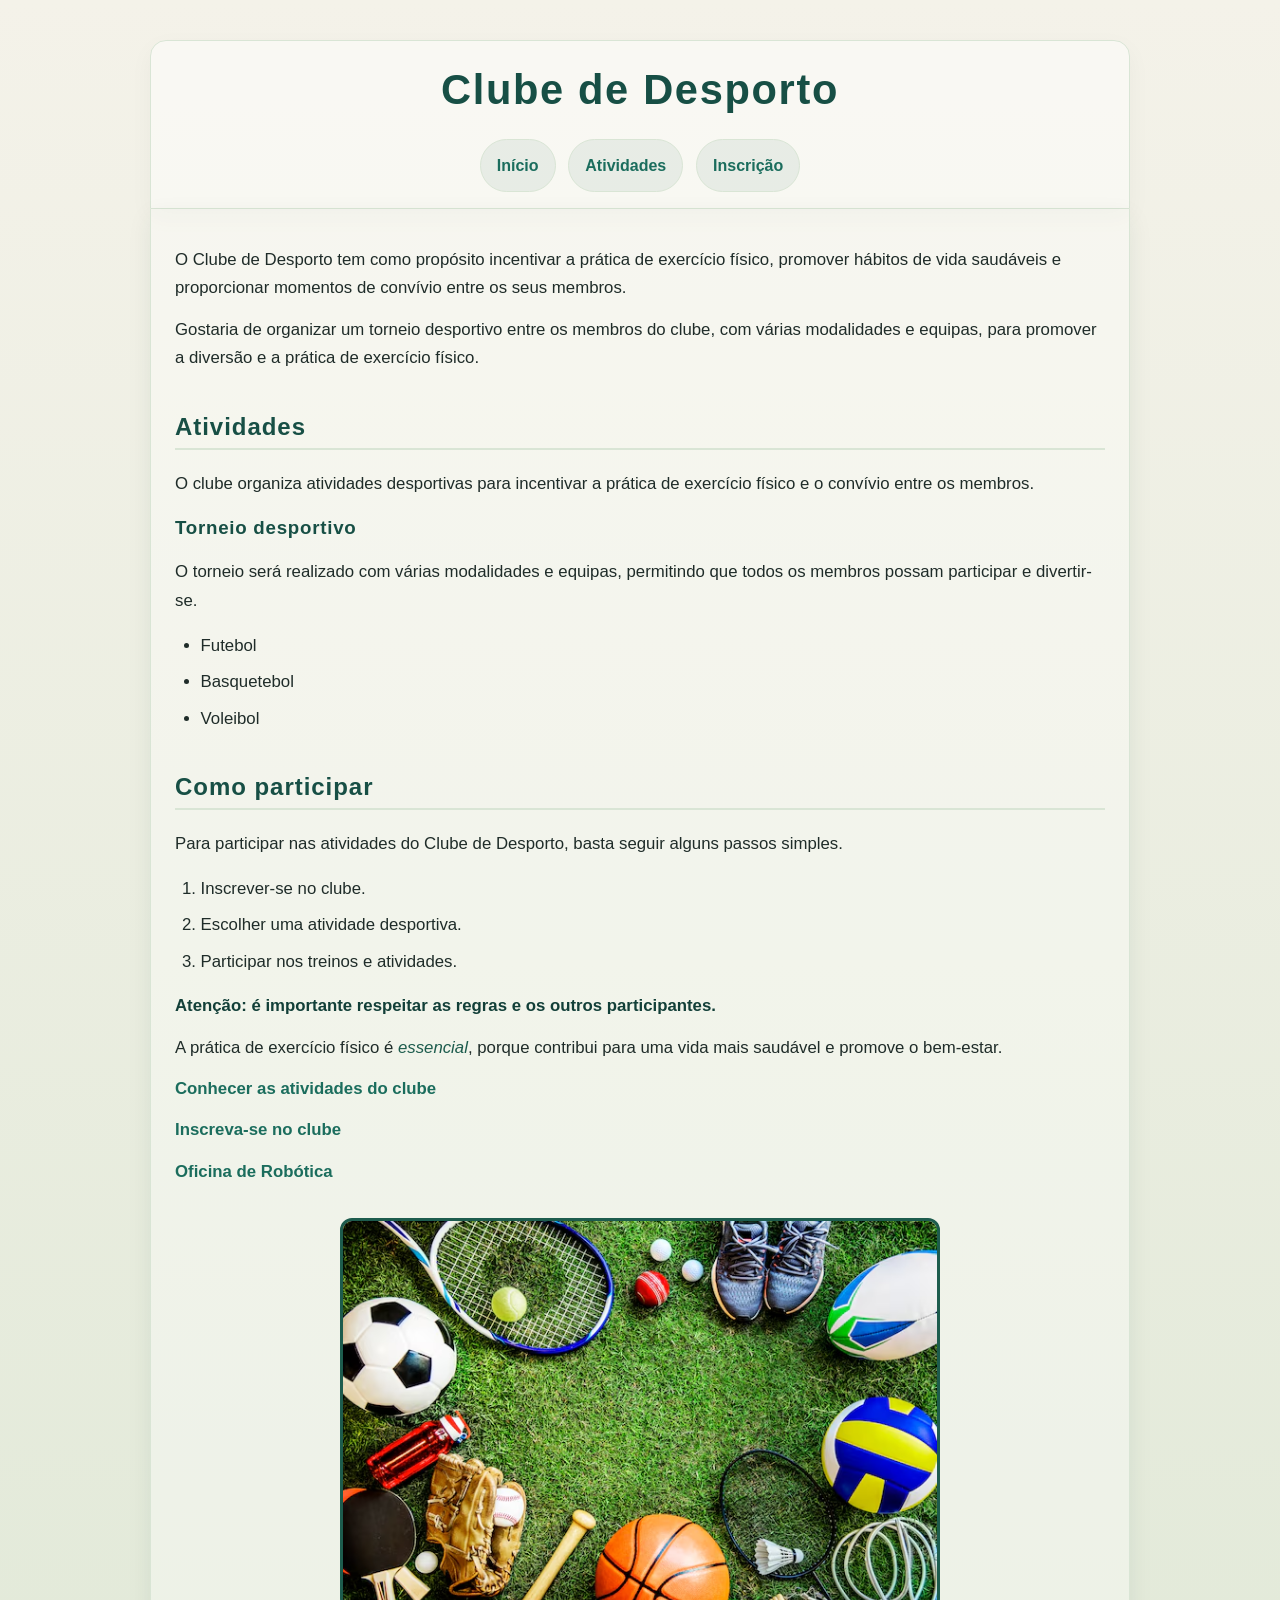
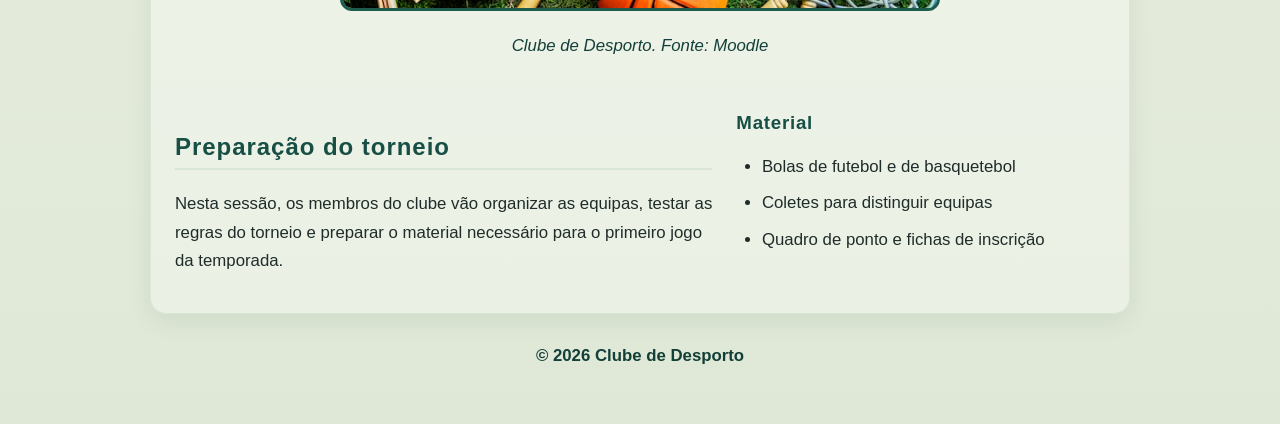
<file: index.html>
<!DOCTYPE html>
<html lang="pt-PT">
<head>
    <meta charset="UTF-8">
    <meta name="viewport" content="width=device-width, initial-scale=1.0">
    <title>Clube de Desporto</title>
    <link rel="stylesheet" href="estilos.css">
</head>
<body>
    <header>
        <h1>Clube de Desporto</h1>
        <nav aria-label="Navegação principal">
            <a href="index.html">Início</a>
            <a href="paginas/atividades.html">Atividades</a>
            <a href="paginas/inscricao.html">Inscrição</a>
        </nav>
    </header>

    <main>
    <p>O Clube de Desporto tem como propósito incentivar a prática de exercício físico, promover hábitos de vida saudáveis e proporcionar momentos de convívio entre os seus membros.</p>

    <p>Gostaria de organizar um torneio desportivo entre os membros do clube, com várias modalidades e equipas, para promover a diversão e a prática de exercício físico.</p>

    <h2>Atividades</h2>

    <p>O clube organiza atividades desportivas para incentivar a prática de exercício físico e o convívio entre os membros.</p>

    <h3>Torneio desportivo</h3>

    <p>O torneio será realizado com várias modalidades e equipas, permitindo que todos os membros possam participar e divertir-se.</p>

    <ul>
        <li>Futebol</li>
        <li>Basquetebol</li>
        <li>Voleibol</li>
    </ul>

    <h2>Como participar</h2>

    <p>Para participar nas atividades do Clube de Desporto, basta seguir alguns passos simples.</p>

    <ol>
        <li>Inscrever-se no clube.</li>
        <li>Escolher uma atividade desportiva.</li>
        <li>Participar nos treinos e atividades.</li>
    </ol>

    <p><strong>Atenção: é importante respeitar as regras e os outros participantes.</strong></p>

    <p>A prática de exercício físico é <em>essencial</em>, porque contribui para uma vida mais saudável e promove o bem-estar.</p>

    <p><a href="paginas/atividades.html">Conhecer as atividades do clube</a></p>

    <p><a href="paginas/inscricao.html">Inscreva-se no clube</a></p>

    <p><a href="paginas/oficina.html">Oficina de Robótica</a></p>

<figure>
    <img src="imagens/oficina.png"
         alt="Clube Desportivo"
         width="600"
         height="400">
    <figcaption>
        Clube de Desporto. 
        Fonte: Moodle
    </figcaption>
</figure>

    <section class="sessao">
        <div class="sessao-info">
            <h2>Preparação do torneio</h2>
            <p>Nesta sessão, os membros do clube vão organizar as equipas, testar as regras do torneio e preparar o material necessário para o primeiro jogo da temporada.</p>
        </div>
        <aside class="sessao-material">
            <h3>Material</h3>
            <ul>
                <li>Bolas de futebol e de basquetebol</li>
                <li>Coletes para distinguir equipas</li>
                <li>Quadro de ponto e fichas de inscrição</li>
            </ul>
        </aside>
    </section>
    </main>
    <footer>
        <p>© 2026 Clube de Desporto</p>
    </footer>
</body>
</html>
</file>
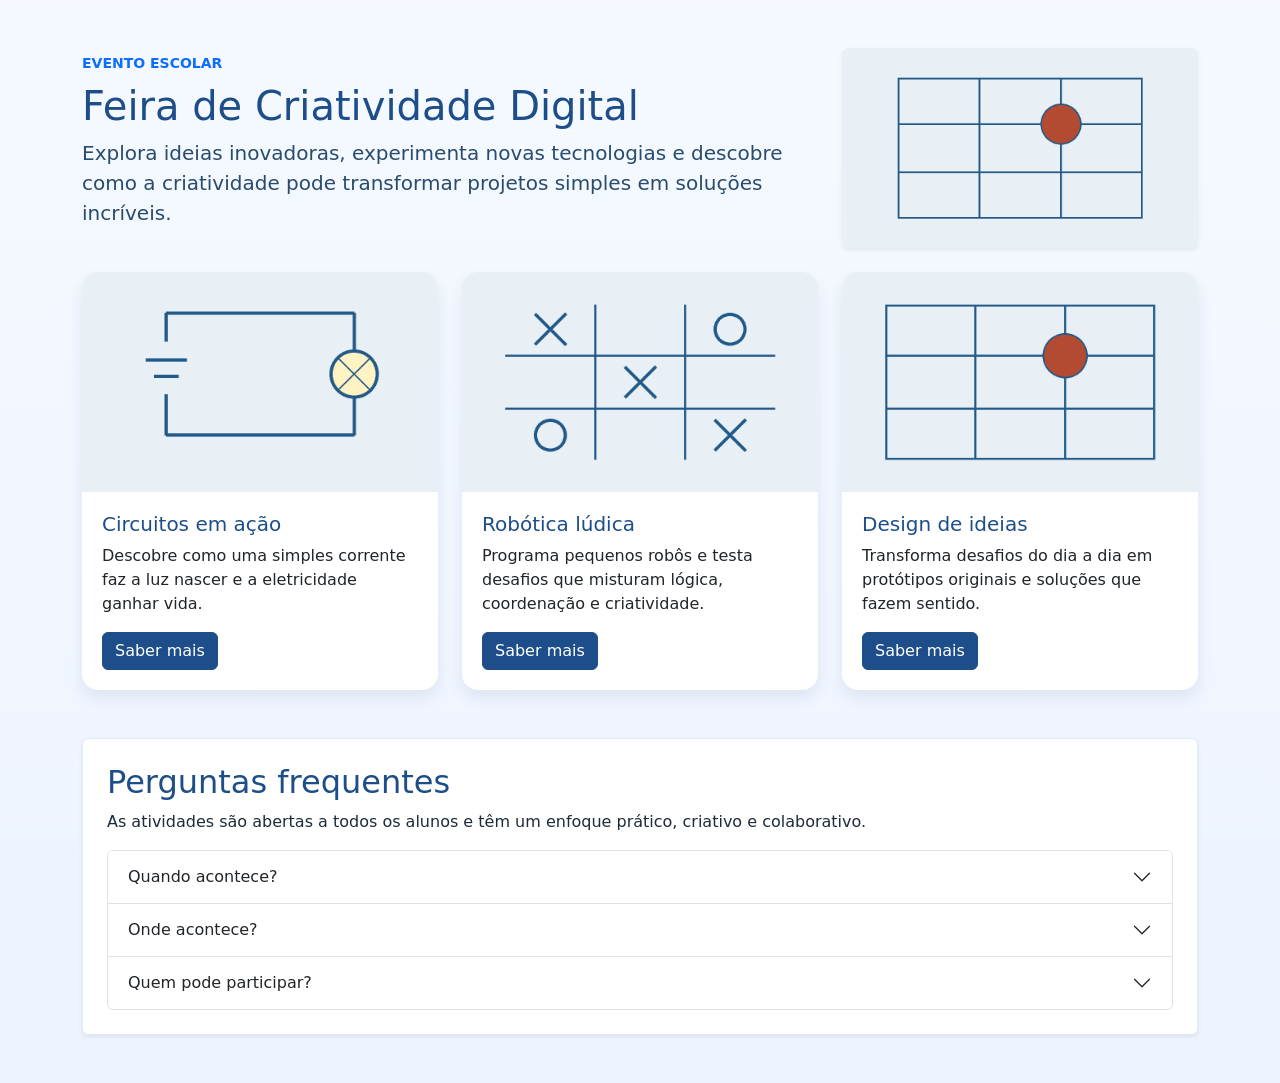
<file: evento-escola/index.html>
<!doctype html>
<html lang="pt-PT">
<head>
  <meta charset="utf-8">
  <meta name="viewport" content="width=device-width, initial-scale=1.0">
  <title>Feira de Criatividade Digital</title>
  <link rel="stylesheet" href="https://cdn.jsdelivr.net/npm/bootstrap@5.3.8/dist/css/bootstrap.min.css" integrity="sha384-sRIl4kxILFvY47J16cr9ZwB07vP4J8+LH7qKQnuqkuIAvNWLzeN8tE5YBujZqJLB" crossorigin="anonymous">
  <link rel="stylesheet" href="estilos.css">
</head>
<body>
  <main class="container py-5">
    <header class="row g-4 align-items-center mb-4">
      <div class="col-12 col-md-8">
        <p class="text-uppercase fw-bold small mb-2 text-primary">Evento escolar</p>
        <h1>Feira de Criatividade Digital</h1>
        <p class="lead">Explora ideias inovadoras, experimenta novas tecnologias e descobre como a criatividade pode transformar projetos simples em soluções incríveis.</p>
      </div>
      <div class="col-12 col-md-4">
        <img src="enquadramento.png" class="img-fluid rounded shadow-sm" alt="Ilustração de uma turma a explorar projetos e experiências tecnológicas.">
      </div>
    </header>

    <div class="row g-4">
      <div class="col-12 col-md-4">
        <article class="card h-100">
          <img src="circuito.png" class="card-img-top img-fluid" alt="Esquema de uma pilha ligada a uma lâmpada.">
          <div class="card-body">
            <h3 class="card-title h5">Circuitos em ação</h3>
            <p class="card-text">Descobre como uma simples corrente faz a luz nascer e a eletricidade ganhar vida.</p>
            <a href="#perguntas" class="btn btn-primary">Saber mais</a>
          </div>
        </article>
      </div>

      <div class="col-12 col-md-4">
        <article class="card h-100">
          <img src="jogo.png" class="card-img-top img-fluid" alt="Ilustração de um desafio em equipa com elementos de tecnologia e jogos.">
          <div class="card-body">
            <h3 class="card-title h5">Robótica lúdica</h3>
            <p class="card-text">Programa pequenos robôs e testa desafios que misturam lógica, coordenação e criatividade.</p>
            <a href="#perguntas" class="btn btn-primary">Saber mais</a>
          </div>
        </article>
      </div>

      <div class="col-12 col-md-4">
        <article class="card h-100">
          <img src="enquadramento.png" class="card-img-top img-fluid" alt="Mesa de trabalho com materiais digitais e criativos para criar uma solução.">
          <div class="card-body">
            <h3 class="card-title h5">Design de ideias</h3>
            <p class="card-text">Transforma desafios do dia a dia em protótipos originais e soluções que fazem sentido.</p>
            <a href="#perguntas" class="btn btn-primary">Saber mais</a>
          </div>
        </article>
      </div>
    </div>

    <section id="perguntas" class="mt-5 p-4 rounded shadow-sm bg-white">
      <h2>Perguntas frequentes</h2>
      <p>As atividades são abertas a todos os alunos e têm um enfoque prático, criativo e colaborativo.</p>

      <div class="accordion" id="faqEvento">
        <div class="accordion-item">
          <h3 class="accordion-header">
            <button class="accordion-button collapsed" type="button"
                    data-bs-toggle="collapse" data-bs-target="#quando"
                    aria-expanded="false" aria-controls="quando">
              Quando acontece?
            </button>
          </h3>
          <div id="quando" class="accordion-collapse collapse"
               data-bs-parent="#faqEvento">
            <div class="accordion-body">O evento realiza-se no dia 20 de maio, às 14:30 horas.</div>
          </div>
        </div>

        <div class="accordion-item">
          <h3 class="accordion-header">
            <button class="accordion-button collapsed" type="button"
                    data-bs-toggle="collapse" data-bs-target="#onde"
                    aria-expanded="false" aria-controls="onde">
              Onde acontece?
            </button>
          </h3>
          <div id="onde" class="accordion-collapse collapse"
               data-bs-parent="#faqEvento">
            <div class="accordion-body">A feira decorre na escola, no auditório principal e nas salas de tecnologia.</div>
          </div>
        </div>

        <div class="accordion-item">
          <h3 class="accordion-header">
            <button class="accordion-button collapsed" type="button"
                    data-bs-toggle="collapse" data-bs-target="#quem"
                    aria-expanded="false" aria-controls="quem">
              Quem pode participar?
            </button>
          </h3>
          <div id="quem" class="accordion-collapse collapse"
               data-bs-parent="#faqEvento">
            <div class="accordion-body">Podem participar alunos, professores e toda a comunidade escolar interessada em descobrir e criar.</div>
          </div>
        </div>
      </div>
    </section>
  </main>
  <script
    src="https://cdn.jsdelivr.net/npm/bootstrap@5.3.8/dist/js/bootstrap.bundle.min.js"
    integrity="sha384-FKyoEForCGlyvwx9Hj09JcYn3nv7wiPVlz7YYwJrWVcXK/BmnVDxM+D2scQbITxI"
    crossorigin="anonymous"></script>
</body>
</html>
</file>
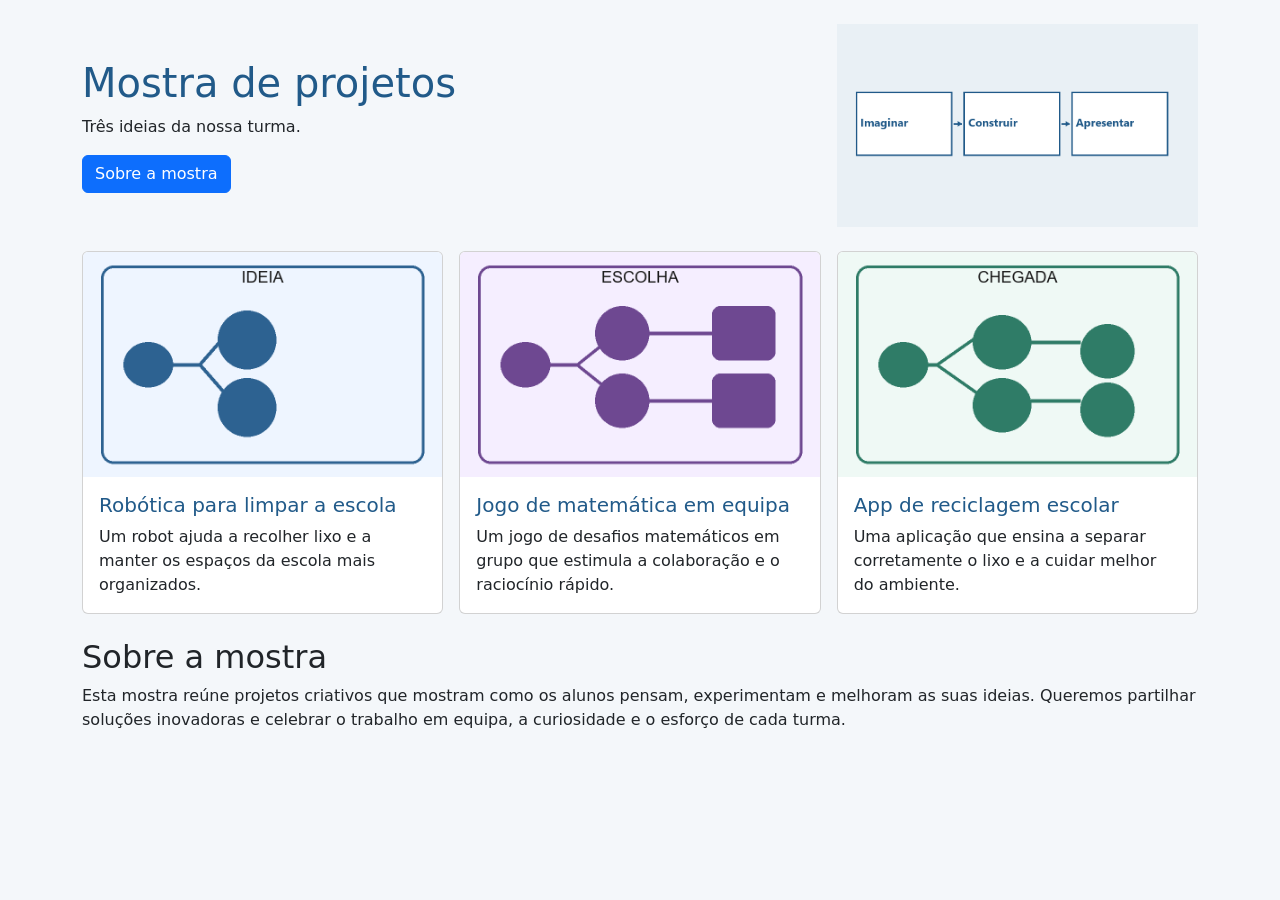
<file: mostra-projetos/index.html>
<!doctype html>
<html lang="pt-PT">
<head>
  <meta charset="utf-8">
  <meta name="viewport" content="width=device-width, initial-scale=1.0">
  <title>Mostra de projetos</title>
  <link rel="stylesheet"
    href="https://cdn.jsdelivr.net/npm/bootstrap@5.3.8/dist/css/bootstrap.min.css"
    integrity="sha384-sRIl4kxILFvY47J16cr9ZwB07vP4J8+LH7qKQnuqkuIAvNWLzeN8tE5YBujZqJLB"
    crossorigin="anonymous">
  <link rel="stylesheet" href="estilos.css">
</head>
<body>
  <main class="container py-4">
    <header class="row g-3 mb-4 align-items-center">
      <div class="col-12 col-md-8">
        <h1>Mostra de projetos</h1>
        <p>Três ideias da nossa turma.</p>
        <a href="#sobre" class="btn btn-primary">Sobre a mostra</a>
      </div>
      <div class="col-12 col-md-4">
        <img src="imagens/mostra.png" class="img-fluid"
             alt="Etapas de um projeto: imaginar, construir e apresentar.">
      </div>
    </header>
    <div class="row g-3">
      <div class="col-12 col-md-6 col-lg-4">
        <article class="card h-100">
          <img src="imagens/projeto-1.png"
               class="card-img-top img-fluid"
               alt="Esquema: uma ideia passa por um teste e por uma melhoria.">
          <div class="card-body">
            <h2 class="card-title h5">Robótica para limpar a escola</h2>
            <p class="card-text">Um robot ajuda a recolher lixo e a manter os espaços da escola mais organizados.</p>
          </div>
        </article>
      </div>
      <div class="col-12 col-md-6 col-lg-4">
        <article class="card h-100">
          <img src="imagens/projeto-2.png"
               class="card-img-top img-fluid"
               alt="Esquema: uma pergunta leva a uma escolha e a uma resposta.">
          <div class="card-body">
            <h2 class="card-title h5">Jogo de matemática em equipa</h2>
            <p class="card-text">Um jogo de desafios matemáticos em grupo que estimula a colaboração e o raciocínio rápido.</p>
          </div>
        </article>
      </div>
      <div class="col-12 col-md-6 col-lg-4">
        <article class="card h-100">
          <img src="imagens/projeto-3.png"
               class="card-img-top img-fluid"
               alt="Esquema: um ponto de partida liga-se a duas etapas e à chegada.">
          <div class="card-body">
            <h2 class="card-title h5">App de reciclagem escolar</h2>
            <p class="card-text">Uma aplicação que ensina a separar corretamente o lixo e a cuidar melhor do ambiente.</p>
          </div>
        </article>
      </div>
    </div>

    <section id="sobre" class="mt-4">
      <h2>Sobre a mostra</h2>
      <p>Esta mostra reúne projetos criativos que mostram como os alunos pensam, experimentam e melhoram as suas ideias. Queremos partilhar soluções inovadoras e celebrar o trabalho em equipa, a curiosidade e o esforço de cada turma.</p>
    </section>
  </main>
</body>
</html>
</file>
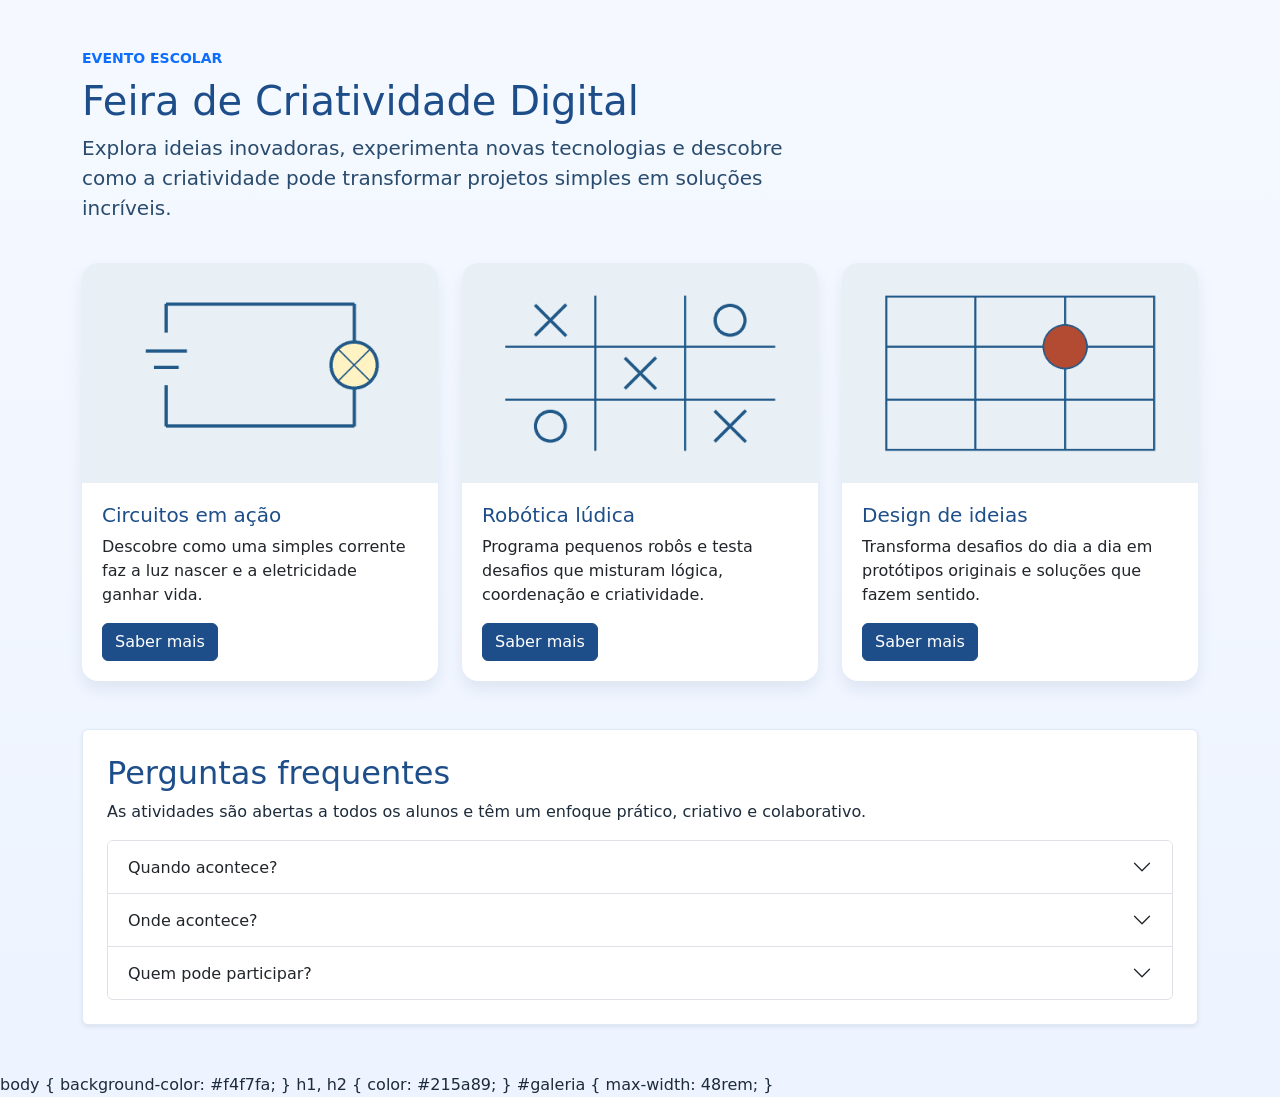
<file: evento-escola/index (1).html>
<!doctype html>
<html lang="pt-PT">
<head>
  <meta charset="utf-8">
  <meta name="viewport" content="width=device-width, initial-scale=1.0">
  <title>Feira de Criatividade Digital</title>
  <link rel="stylesheet" href="https://cdn.jsdelivr.net/npm/bootstrap@5.3.8/dist/css/bootstrap.min.css" integrity="sha384-sRIl4kxILFvY47J16cr9ZwB07vP4J8+LH7qKQnuqkuIAvNWLzeN8tE5YBujZqJLB" crossorigin="anonymous">
  <link rel="stylesheet" href="estilos.css">
</head>
<body>
  <main class="container py-5">
    <header class="row g-4 align-items-center mb-4">
      <div class="col-12 col-md-8">
        <p class="text-uppercase fw-bold small mb-2 text-primary">Evento escolar</p>
        <h1>Feira de Criatividade Digital</h1>
        <p class="lead">Explora ideias inovadoras, experimenta novas tecnologias e descobre como a criatividade pode transformar projetos simples em soluções incríveis.</p>
      </div>
    </header>

    <div class="row g-4">
      <div class="col-12 col-md-4">
        <article class="card h-100">
          <img src="circuito.png" class="card-img-top img-fluid" alt="Esquema de uma pilha ligada a uma lâmpada.">
          <div class="card-body">
            <h3 class="card-title h5">Circuitos em ação</h3>
            <p class="card-text">Descobre como uma simples corrente faz a luz nascer e a eletricidade ganhar vida.</p>
            <a href="#perguntas" class="btn btn-primary">Saber mais</a>
          </div>
        </article>
      </div>

      <div class="col-12 col-md-4">
        <article class="card h-100">
          <img src="jogo.png" class="card-img-top img-fluid" alt="Ilustração de um desafio em equipa com elementos de tecnologia e jogos.">
          <div class="card-body">
            <h3 class="card-title h5">Robótica lúdica</h3>
            <p class="card-text">Programa pequenos robôs e testa desafios que misturam lógica, coordenação e criatividade.</p>
            <a href="#perguntas" class="btn btn-primary">Saber mais</a>
          </div>
        </article>
      </div>

      <div class="col-12 col-md-4">
        <article class="card h-100">
          <img src="enquadramento.png" class="card-img-top img-fluid" alt="Mesa de trabalho com materiais digitais e criativos para criar uma solução.">
          <div class="card-body">
            <h3 class="card-title h5">Design de ideias</h3>
            <p class="card-text">Transforma desafios do dia a dia em protótipos originais e soluções que fazem sentido.</p>
            <a href="#perguntas" class="btn btn-primary">Saber mais</a>
          </div>
        </article>
      </div>
    </div>

    <section id="perguntas" class="mt-5 p-4 rounded shadow-sm bg-white">
      <h2>Perguntas frequentes</h2>
      <p>As atividades são abertas a todos os alunos e têm um enfoque prático, criativo e colaborativo.</p>

      <div class="accordion" id="faqEvento">
        <div class="accordion-item">
          <h3 class="accordion-header">
            <button class="accordion-button collapsed" type="button"
                    data-bs-toggle="collapse" data-bs-target="#quando"
                    aria-expanded="false" aria-controls="quando">
              Quando acontece?
            </button>
          </h3>
          <div id="quando" class="accordion-collapse collapse"
               data-bs-parent="#faqEvento">
            <div class="accordion-body">O evento realiza-se no dia 20 de maio, às 14:30 horas.</div>
          </div>
        </div>

        <div class="accordion-item">
          <h3 class="accordion-header">
            <button class="accordion-button collapsed" type="button"
                    data-bs-toggle="collapse" data-bs-target="#onde"
                    aria-expanded="false" aria-controls="onde">
              Onde acontece?
            </button>
          </h3>
          <div id="onde" class="accordion-collapse collapse"
               data-bs-parent="#faqEvento">
            <div class="accordion-body">A feira decorre na escola, no auditório principal e nas salas de tecnologia.</div>
          </div>
        </div>

        <div class="accordion-item">
          <h3 class="accordion-header">
            <button class="accordion-button collapsed" type="button"
                    data-bs-toggle="collapse" data-bs-target="#quem"
                    aria-expanded="false" aria-controls="quem">
              Quem pode participar?
            </button>
          </h3>
          <div id="quem" class="accordion-collapse collapse"
               data-bs-parent="#faqEvento">
            <div class="accordion-body">Podem participar alunos, professores e toda a comunidade escolar interessada em descobrir e criar.</div>
          </div>
        </div>
      </div>
    </section>
  </main>
  <script
    src="https://cdn.jsdelivr.net/npm/bootstrap@5.3.8/dist/js/bootstrap.bundle.min.js"
    integrity="sha384-FKyoEForCGlyvwx9Hj09JcYn3nv7wiPVlz7YYwJrWVcXK/BmnVDxM+D2scQbITxI"
    crossorigin="anonymous"></script>
</body>
</html>
body { background-color: #f4f7fa; }
h1, h2 { color: #215a89; }
#galeria { max-width: 48rem; }
</file>
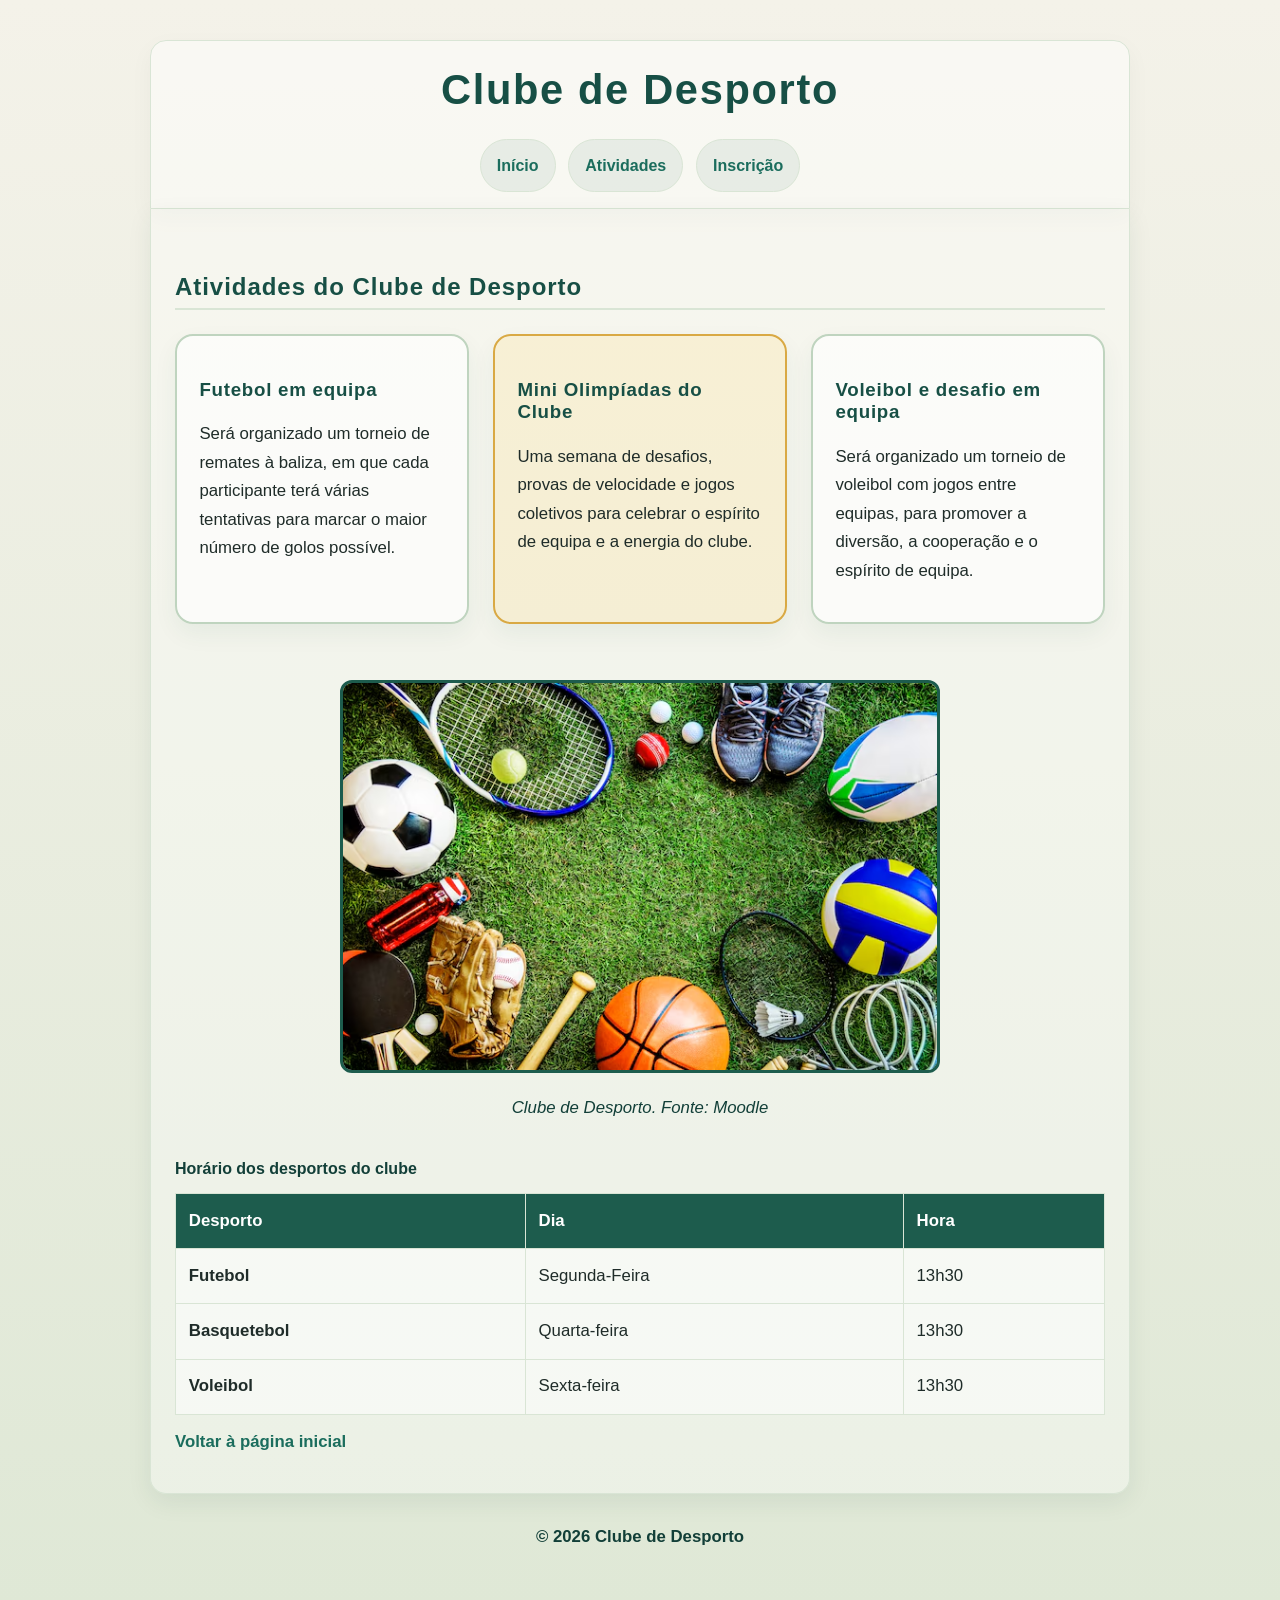
<file: paginas/atividades.html>
<!DOCTYPE html>
<html lang="pt-PT">
<head>
    <meta charset="UTF-8">
    <title>Atividades - Clube de Desporto</title>
    <link rel="stylesheet" href="../estilos.css">
</head>
<body>
    <header>
        <h1>Clube de Desporto</h1>
        <nav aria-label="Navegação principal">
            <a href="../index.html">Início</a>
            <a href="atividades.html">Atividades</a>
            <a href="inscricao.html">Inscrição</a>
        </nav>
    </header>

    <main>
    <h2>Atividades do Clube de Desporto</h2>

    <div class="cartoes-atividades">
        <article class="cartao">
            <h3>Futebol em equipa</h3>
            <p>Será organizado um torneio de remates à baliza, em que cada participante terá várias tentativas para marcar o maior número de golos possível.</p>
        </article>

        <article class="cartao destaque">
            <h3>Mini Olimpíadas do Clube</h3>
            <p>Uma semana de desafios, provas de velocidade e jogos coletivos para celebrar o espírito de equipa e a energia do clube.</p>
        </article>

        <article class="cartao">
            <h3>Voleibol e desafio em equipa</h3>
            <p>Será organizado um torneio de voleibol com jogos entre equipas, para promover a diversão, a cooperação e o espírito de equipa.</p>
        </article>
    </div>

<figure>
    <img src="../imagens/oficina.png"
         alt="Mais do que um clube, somos uma equipa! Promovemos o desporto e o espírito de equipa.
"
         width="600" height="240">
    <figcaption>
        Clube de Desporto. 
        Fonte: Moodle
    </figcaption>
</figure>
<table>
  <caption>Horário dos desportos do clube</caption>
  <thead>
    <tr>
      <th scope="col">Desporto</th>
      <th scope="col">Dia</th>
      <th scope="col">Hora</th>
    </tr>
  </thead>
  <tbody>
    <tr>
      <th scope="row">Futebol</th>
      <td>Segunda-Feira</td>
      <td>13h30</td>
    </tr>
    <tr>
      <th scope="row">Basquetebol</th>
      <td>Quarta-feira</td>
      <td>13h30</td>
    </tr>
    <tr>
      <th scope="row">Voleibol</th>
      <td>Sexta-feira</td>
      <td>13h30</td>
    </tr>
  </tbody>
</table>

    <p><a href="../index.html">Voltar à página inicial</a></p>
    </main>
    <footer>
        <p>© 2026 Clube de Desporto</p>
    </footer>
</body>
</html>
</file>
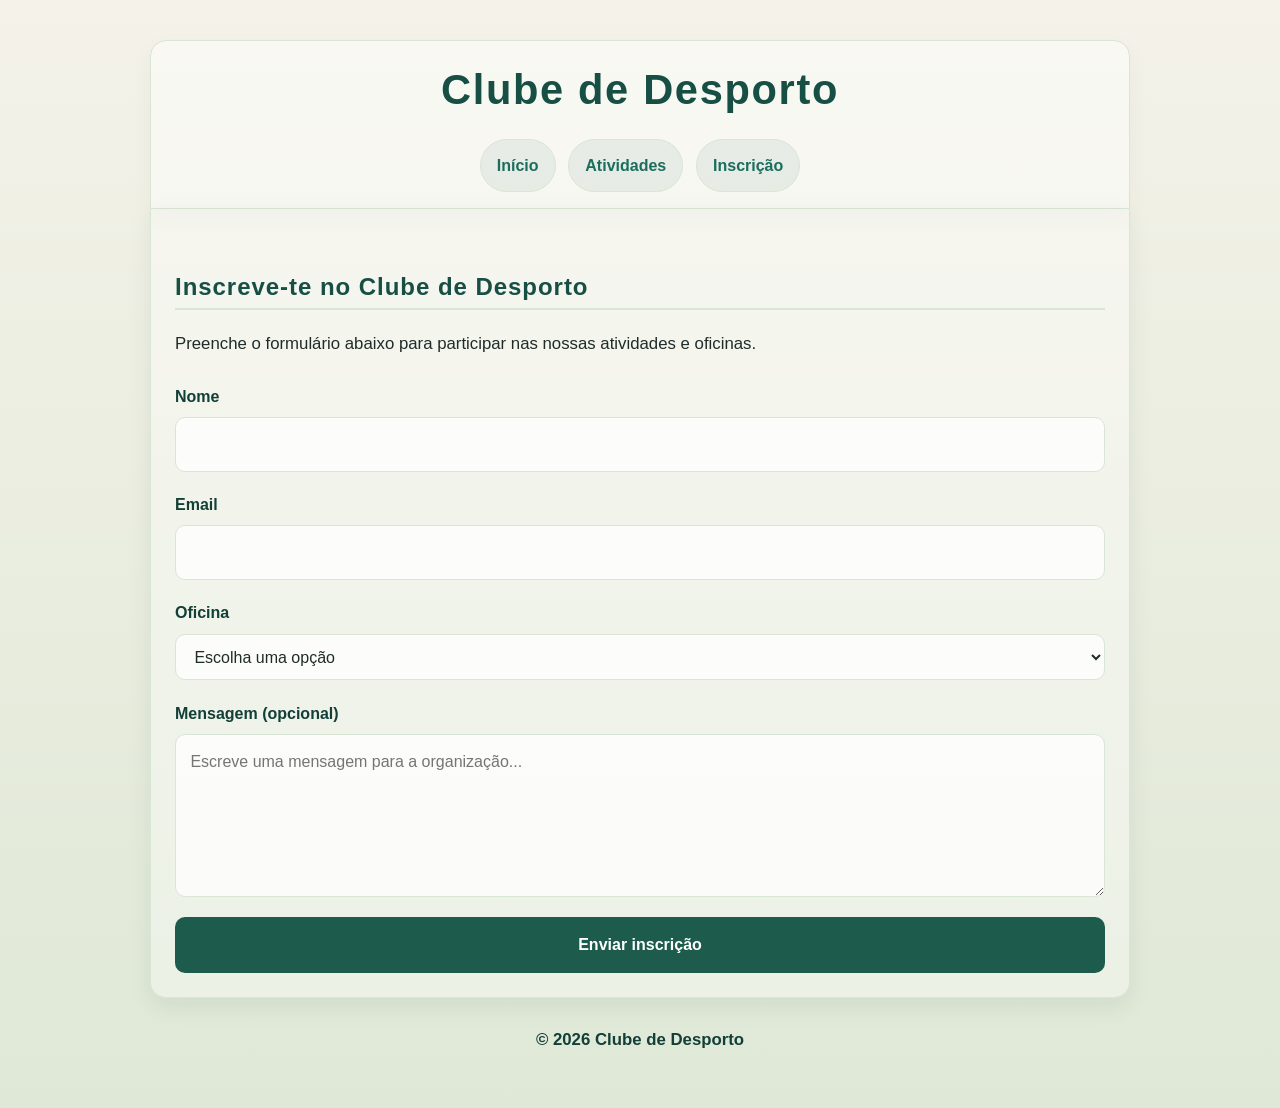
<file: paginas/inscricao.html>
<!DOCTYPE html>
<html lang="pt-PT">
<head>
    <meta charset="UTF-8">
    <meta name="viewport" content="width=device-width, initial-scale=1.0">
    <title>Inscrição - Clube de Desporto</title>
    <link rel="stylesheet" href="../estilos.css">
</head>
<body>
    <header>
        <h1>Clube de Desporto</h1>
        <nav aria-label="Navegação principal">
            <a href="../index.html">Início</a>
            <a href="atividades.html">Atividades</a>
            <a href="inscricao.html">Inscrição</a>
        </nav>
    </header>

    <main>
        <h2>Inscreve-te no Clube de Desporto</h2>
        <p>Preenche o formulário abaixo para participar nas nossas atividades e oficinas.</p>

        <form action="#" method="post">
            <div class="campo">
                <label for="nome">Nome</label>
                <input type="text" id="nome" name="nome" required>
            </div>

            <div class="campo">
                <label for="email">Email</label>
                <input type="email" id="email" name="email" required>
            </div>

            <div class="campo">
                <label for="oficina">Oficina</label>
                <select id="oficina" name="oficina" required>
                    <option value="">Escolha uma opção</option>
                    <option value="futebol">Futebol</option>
                    <option value="basquetebol">Basquetebol</option>
                    <option value="robotica">Robótica</option>
                </select>
            </div>

            <div class="campo">
                <label for="mensagem">Mensagem (opcional)</label>
                <textarea id="mensagem" name="mensagem" rows="5" placeholder="Escreve uma mensagem para a organização..."></textarea>
            </div>

            <button type="submit">Enviar inscrição</button>
        </form>
    </main>

    <footer>
        <p>© 2026 Clube de Desporto</p>
    </footer>
</body>
</html>
</file>
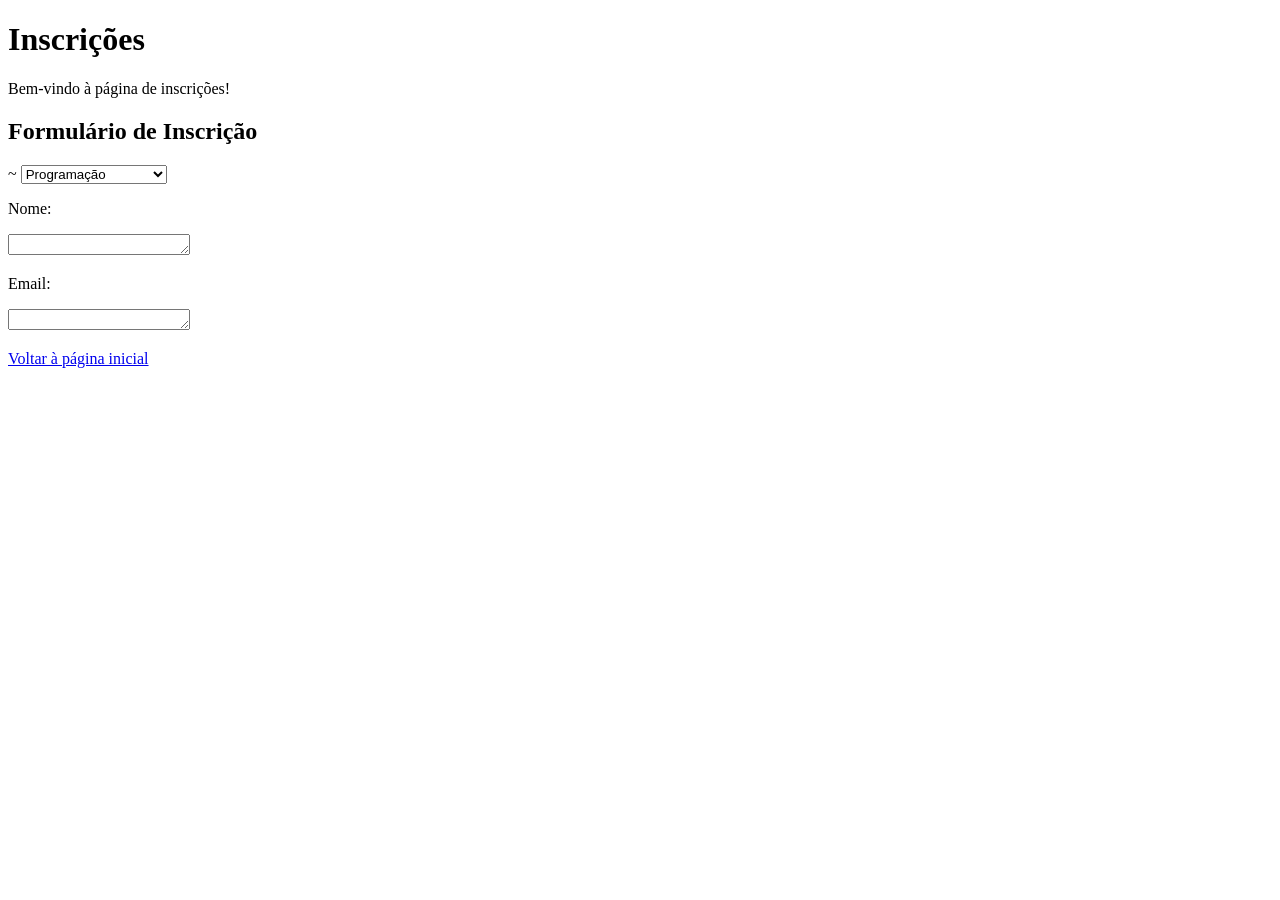
<file: paginas/Inscriçãorobótica.html>
<!DOCTYPE html>
<html lang="en">
<head>
    <meta charset="UTF-8">
    <meta name="viewport" content="width=device-width, initial-scale=1.0">
    <title>Document</title>
</head>
<body>
    <h1>Inscrições</h1>
    <p>Bem-vindo à página de inscrições!</p>
    <h2>Formulário de Inscrição</h2>~
    <select id="oficina" name="oficina" required>
  <option value="">Programação</option>
  <option value="web">Montagem de Robôs</option>
</select>
    <p>Nome:</p>
    <textarea id="mensagem" name="mensagem" rows="1" required></textarea>
    <p>Email:</p>
    <textarea id="mensagem" name="mensagem" rows="1" required></textarea>

    <p><a href="../index.html">Voltar à página inicial</a></p>

</body>
</html>
</file>
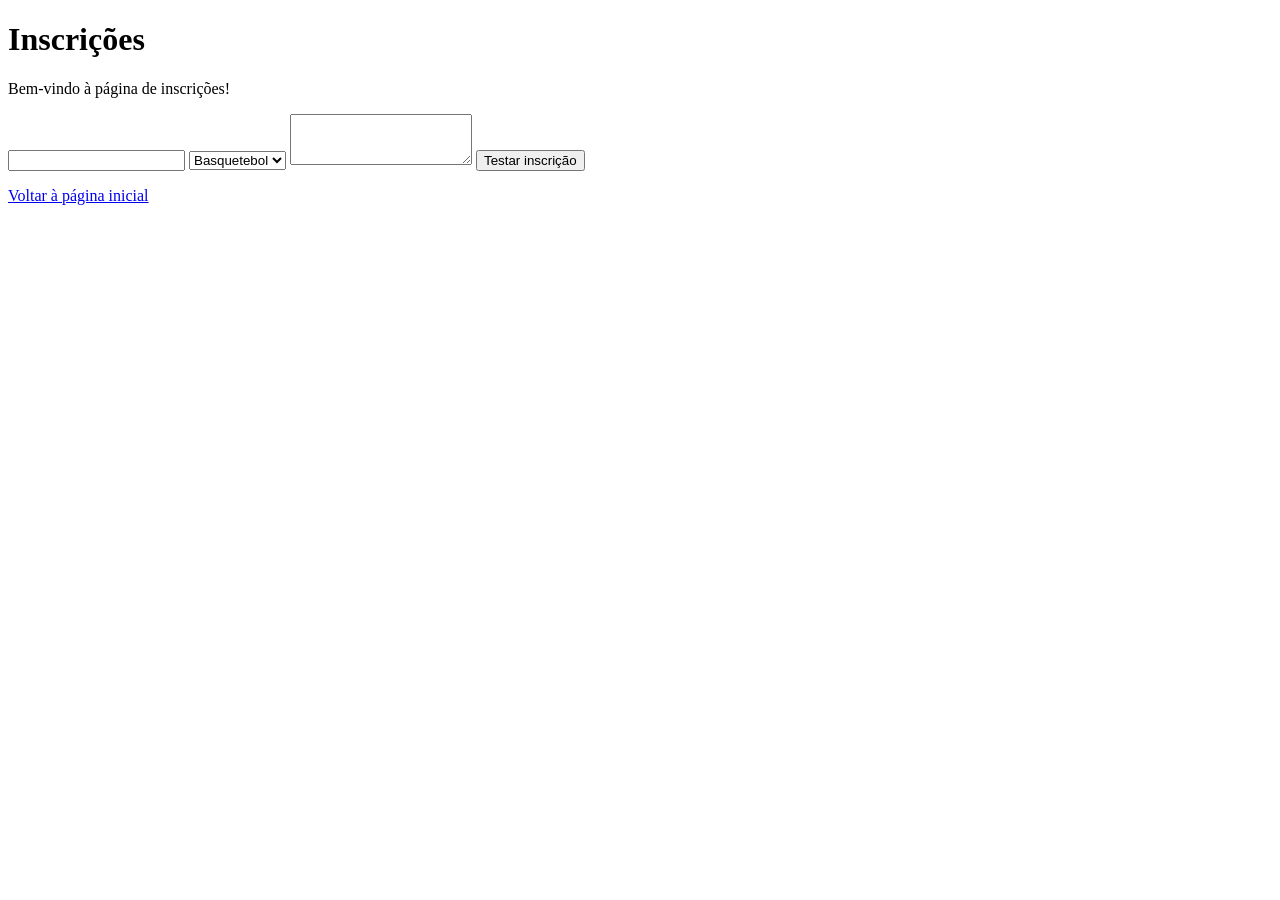
<file: paginas/inscrições.html>
<!DOCTYPE html>
<html lang="en">
<head>
    <meta charset="UTF-8">
    <meta name="viewport" content="width=device-width, initial-scale=1.0">
    <title>Document</title>
</head>
<body>
    <h1>Inscrições</h1>
    <p>Bem-vindo à página de inscrições!</p>
    <input type="email" id="email" name="email" required>
    <select id="oficina" name="oficina" required>
  <option value="">Basquetebol</option>
  <option value="web">Futebol</option>
  <option value="">Voleibol</option>
  <option value="">Robótica</option>
</select>
    
    <textarea id="mensagem" name="mensagem" rows="3"></textarea>
<button type="submit">Testar inscrição</button>

<p><a href="../index.html">Voltar à página inicial</a></p>
</body>
</html>
</file>
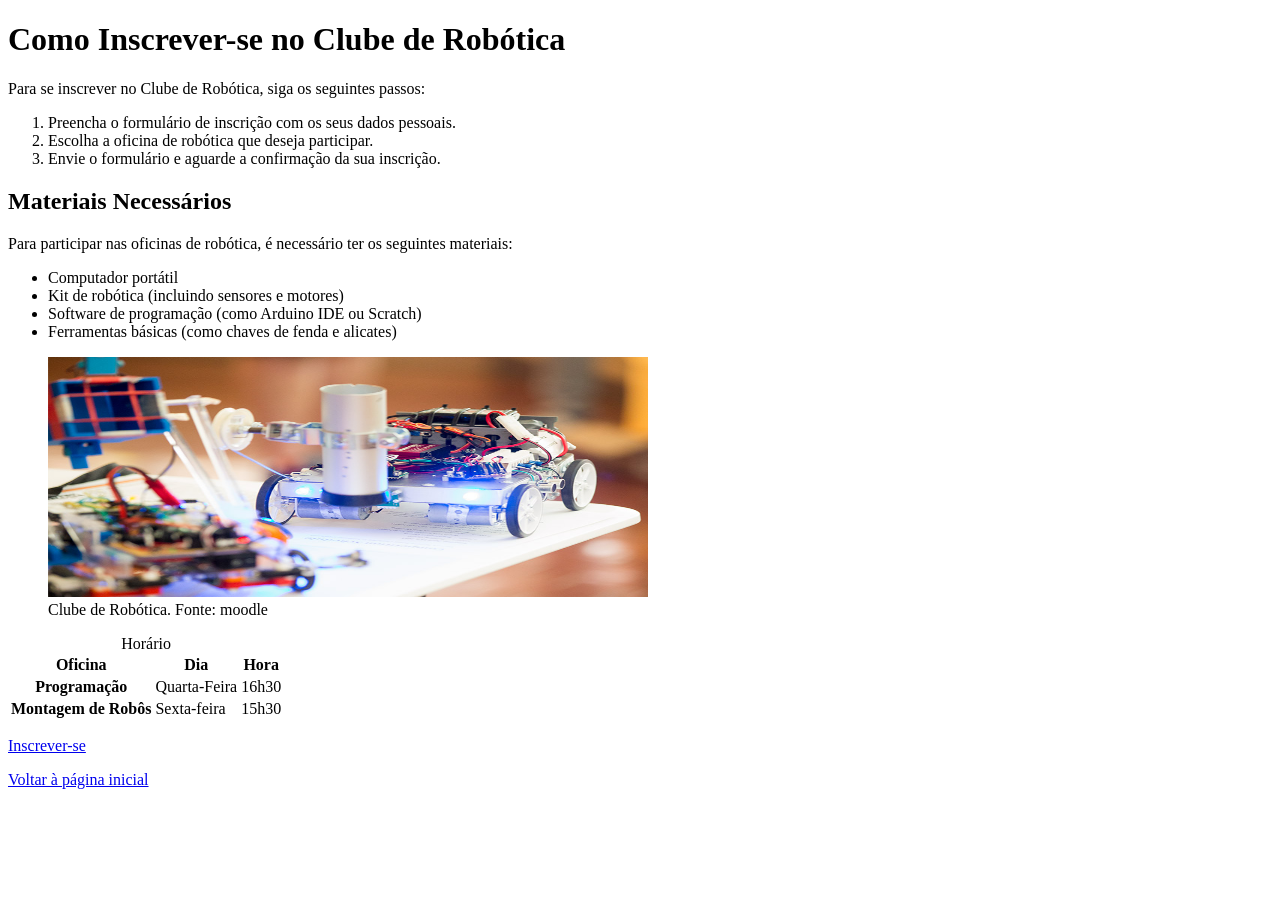
<file: paginas/oficina.html>
<!DOCTYPE html>
<html lang="pt-PT">
<head>
    <meta charset="UTF-8">
    <title>Oficina de Robótica</title>
</head>
<body>
    <h1>Como Inscrever-se no Clube de Robótica</h1>
    <p>Para se inscrever no Clube de Robótica, siga os seguintes passos:</p>
    <ol>
        <li>Preencha o formulário de inscrição com os seus dados pessoais.</li>
        <li>Escolha a oficina de robótica que deseja participar.</li>
        <li>Envie o formulário e aguarde a confirmação da sua inscrição.</li>
    </ol>
    <h2>Materiais Necessários</h2>
    <p>Para participar nas oficinas de robótica, é necessário ter os seguintes materiais:</p>
    <ul>
        <li>Computador portátil</li>
        <li>Kit de robótica (incluindo sensores e motores)</li>
        <li>Software de programação (como Arduino IDE ou Scratch)</li>
        <li>Ferramentas básicas (como chaves de fenda e alicates)</li>
    </ul>
<figure>
    <img src="../imagens/robótica.jpg"
         width="600" height="240">
    <figcaption>
        Clube de Robótica. 
        Fonte: moodle
    </figcaption>
</figure>

<table>
  <caption>Horário</caption>
  <thead>
    <tr>
      <th scope="col">Oficina</th>
      <th scope="col">Dia</th>
      <th scope="col">Hora</th>
    </tr>
  </thead>
  <tbody>
    <tr>
      <th scope="row">Programação</th>
      <td>Quarta-Feira</td>
      <td>16h30</td>
    </tr>
    <tr>
      <th scope="row">Montagem de Robôs</th>
      <td>Sexta-feira</td>
      <td>15h30</td>
    </tr>
  </tbody>
</table>

    <p><a href="paginas/inscriçãorobótica.html">Inscrever-se</a></p>

    <p><a href="../index.html">Voltar à página inicial</a></p>
</body>
</html>
</file>
<file: estilos.css>
:root {
    --cor-fundo: #f4f2e9;
    --cor-fundo-escura: #dfe8d6;
    --cor-primaria: #1d5c4d;
    --cor-primaria-escura: #123f38;
    --cor-texto: #1f2c29;
    --cor-titulo: #174f45;
    --cor-link: #1b6d5d;
    --cor-link-hover: #103f39;
    --cor-borda: #d9e5d5;
    --espacamento-base: 24px;
    --espacamento-grande: 40px;
}

* {
    box-sizing: border-box;
}

body {
    margin: 0;
    padding: var(--espacamento-grande);
    background: linear-gradient(180deg, var(--cor-fundo) 0%, var(--cor-fundo-escura) 100%);
    color: var(--cor-texto);
    font-family: "Segoe UI", Arial, sans-serif;
    line-height: 1.7;
}

header,
main,
footer {
    max-width: 980px;
    margin: 0 auto;
}

header {
    background: rgba(255, 255, 255, 0.45);
    border: 1px solid var(--cor-borda);
    border-radius: 16px 16px 0 0;
    padding: 1.5rem var(--espacamento-base) 1rem;
    box-shadow: 0 8px 25px rgba(18, 63, 56, 0.04);
}

nav {
    display: flex;
    justify-content: center;
    flex-wrap: wrap;
    gap: 0.8rem;
    margin-top: 1rem;
}

nav a {
    background: rgba(29, 92, 77, 0.08);
    border: 1px solid var(--cor-borda);
    border-radius: 999px;
    padding: 0.75rem 1rem;
    display: inline-block;
}

main {
    background: rgba(255, 255, 255, 0.35);
    border: 1px solid var(--cor-borda);
    border-top: none;
    border-radius: 0 0 16px 16px;
    padding: var(--espacamento-base);
    box-shadow: 0 8px 25px rgba(18, 63, 56, 0.08);
}

footer {
    text-align: center;
    padding: 1rem 0 0;
    color: var(--cor-primaria-escura);
    font-weight: 600;
}

h1, h2, h3 {
    color: var(--cor-titulo);
    font-family: Impact, "Arial Black", sans-serif;
    letter-spacing: 0.04em;
    line-height: 1.2;
}

h1 {
    text-align: center;
    margin: 0 0 var(--espacamento-base);
    font-size: 2.6rem;
}

h2 {
    margin-top: var(--espacamento-grande);
    border-bottom: 2px solid var(--cor-borda);
    padding-bottom: 0.4rem;
}

p, li, figcaption, td, th {
    font-size: 1.05rem;
}

p {
    margin: 0.8rem 0;
}

ul, ol {
    padding-left: 1.6rem;
    margin: 1rem 0;
}

li + li {
    margin-top: 0.5rem;
}

a {
    color: var(--cor-link);
    text-decoration: none;
    font-weight: 700;
    transition: color 0.2s ease, text-decoration 0.2s ease;
}

a:hover,
a:focus {
    color: var(--cor-link-hover);
    text-decoration: underline;
}

figure {
    margin: 2rem 0;
    text-align: center;
}

img {
    max-width: 100%;
    height: auto;
    border-radius: 12px;
    border: 3px solid var(--cor-primaria);
}

figcaption {
    margin-top: 0.8rem;
    color: var(--cor-primaria-escura);
    font-style: italic;
}

strong {
    color: var(--cor-primaria-escura);
}

em {
    color: var(--cor-primaria);
    font-style: italic;
}

table {
    width: 100%;
    border-collapse: collapse;
    margin-top: 1.5rem;
    background: rgba(255, 255, 255, 0.55);
}

th, td {
    border: 1px solid var(--cor-borda);
    padding: 0.8rem;
    text-align: left;
}

thead th {
    background: var(--cor-primaria);
    color: #ffffff;
}

caption {
    color: var(--cor-primaria-escura);
    font-weight: 700;
    margin-bottom: 0.7rem;
    text-align: left;
}

form {
    display: grid;
    gap: 1.2rem;
    margin-top: 1.5rem;
}

.campo {
    display: grid;
    gap: 0.45rem;
}

label {
    color: var(--cor-primaria-escura);
    font-weight: 700;
}

input,
select,
textarea,
button {
    font: inherit;
}

input,
select,
textarea {
    width: 100%;
    padding: 0.8rem 0.9rem;
    border: 1px solid var(--cor-borda);
    border-radius: 10px;
    background: rgba(255, 255, 255, 0.8);
    color: var(--cor-texto);
}

button {
    border: none;
    border-radius: 10px;
    padding: 0.9rem 1.2rem;
    background: var(--cor-primaria);
    color: #ffffff;
    font-weight: 700;
    cursor: pointer;
    transition: background 0.2s ease;
}

button:hover,
button:focus {
    background: var(--cor-primaria-escura);
}

.cartoes-atividades {
    display: flex;
    gap: 1.5rem;
    flex-wrap: wrap;
    margin-top: 1.5rem;
}

.cartao {
    flex: 1 1 260px;
    min-width: 0;
    background: rgba(255, 255, 255, 0.68);
    padding: 1.5rem 1.4rem;
    border: 2px solid #bfd4bf;
    margin-bottom: 1.5rem;
    border-radius: 18px;
    box-shadow: 0 10px 24px rgba(23, 79, 69, 0.06);
}

.cartao.destaque {
    background: rgba(255, 209, 102, 0.18);
    border-color: #d9a944;
}

@media (max-width: 640px) {
    body {
        padding: 1rem;
    }

    h1 {
        font-size: 2rem;
    }
}

.sessao {
    display: flex;
    flex-direction: row;
    align-items: flex-start;
    gap: 24px;
}

.sessao-info {
    flex: 2 1 200px;
}

.sessao-material {
    flex: 1 1 200px;
}

.sessao-info,
.sessao-material {
    min-width: 0;
    overflow-wrap: anywhere;
}

@media (max-width: 700px) {
    .sessao {
        flex-direction: column;
        align-items: stretch;
    }

    .sessao-info,
    .sessao-material {
        flex-basis: auto;
    }
}
</file>
<file: evento-escola/estilos.css>
﻿body {
  background: linear-gradient(180deg, #f5f9ff 0%, #edf3ff 100%);
  color: #1d2b3a;
}

h1,
h2,
.card-title {
  color: #1d4e89;
}

.lead {
  color: #294b6d;
}

.card {
  border: 0;
  box-shadow: 0 0.5rem 1rem rgba(17, 54, 92, 0.08);
  border-radius: 1rem;
  overflow: hidden;
}

.card-img-top {
  height: 220px;
  object-fit: cover;
}

.card-body {
  padding: 1.25rem;
}

.btn-primary {
  background-color: #1d4e89;
  border-color: #1d4e89;
}

.btn-primary:hover {
  background-color: #163d68;
  border-color: #163d68;
}

#perguntas {
  border: 1px solid #dfeaf7;
}
</file>
<file: mostra-projetos/estilos.css>
body {
  background-color: #f4f7fa;
}

header.row {
  display: flex;
  flex-wrap: wrap;
  align-items: center;
}

header.row > .col-12,
header.row > [class*="col-md-"] {
  min-width: 0;
}

@media (max-width: 767.98px) {
  header.row > .col-12,
  header.row > [class*="col-md-"] {
    flex: 0 0 100%;
    max-width: 100%;
  }
}

@media (min-width: 768px) {
  header.row > .col-md-8 {
    flex: 0 0 66.666666%;
    max-width: 66.666666%;
  }

  header.row > .col-md-4 {
    flex: 0 0 33.333333%;
    max-width: 33.333333%;
  }
}

h1 {
  color: #215a89;
}

.card-title {
  color: #215a89;
}
</file>
